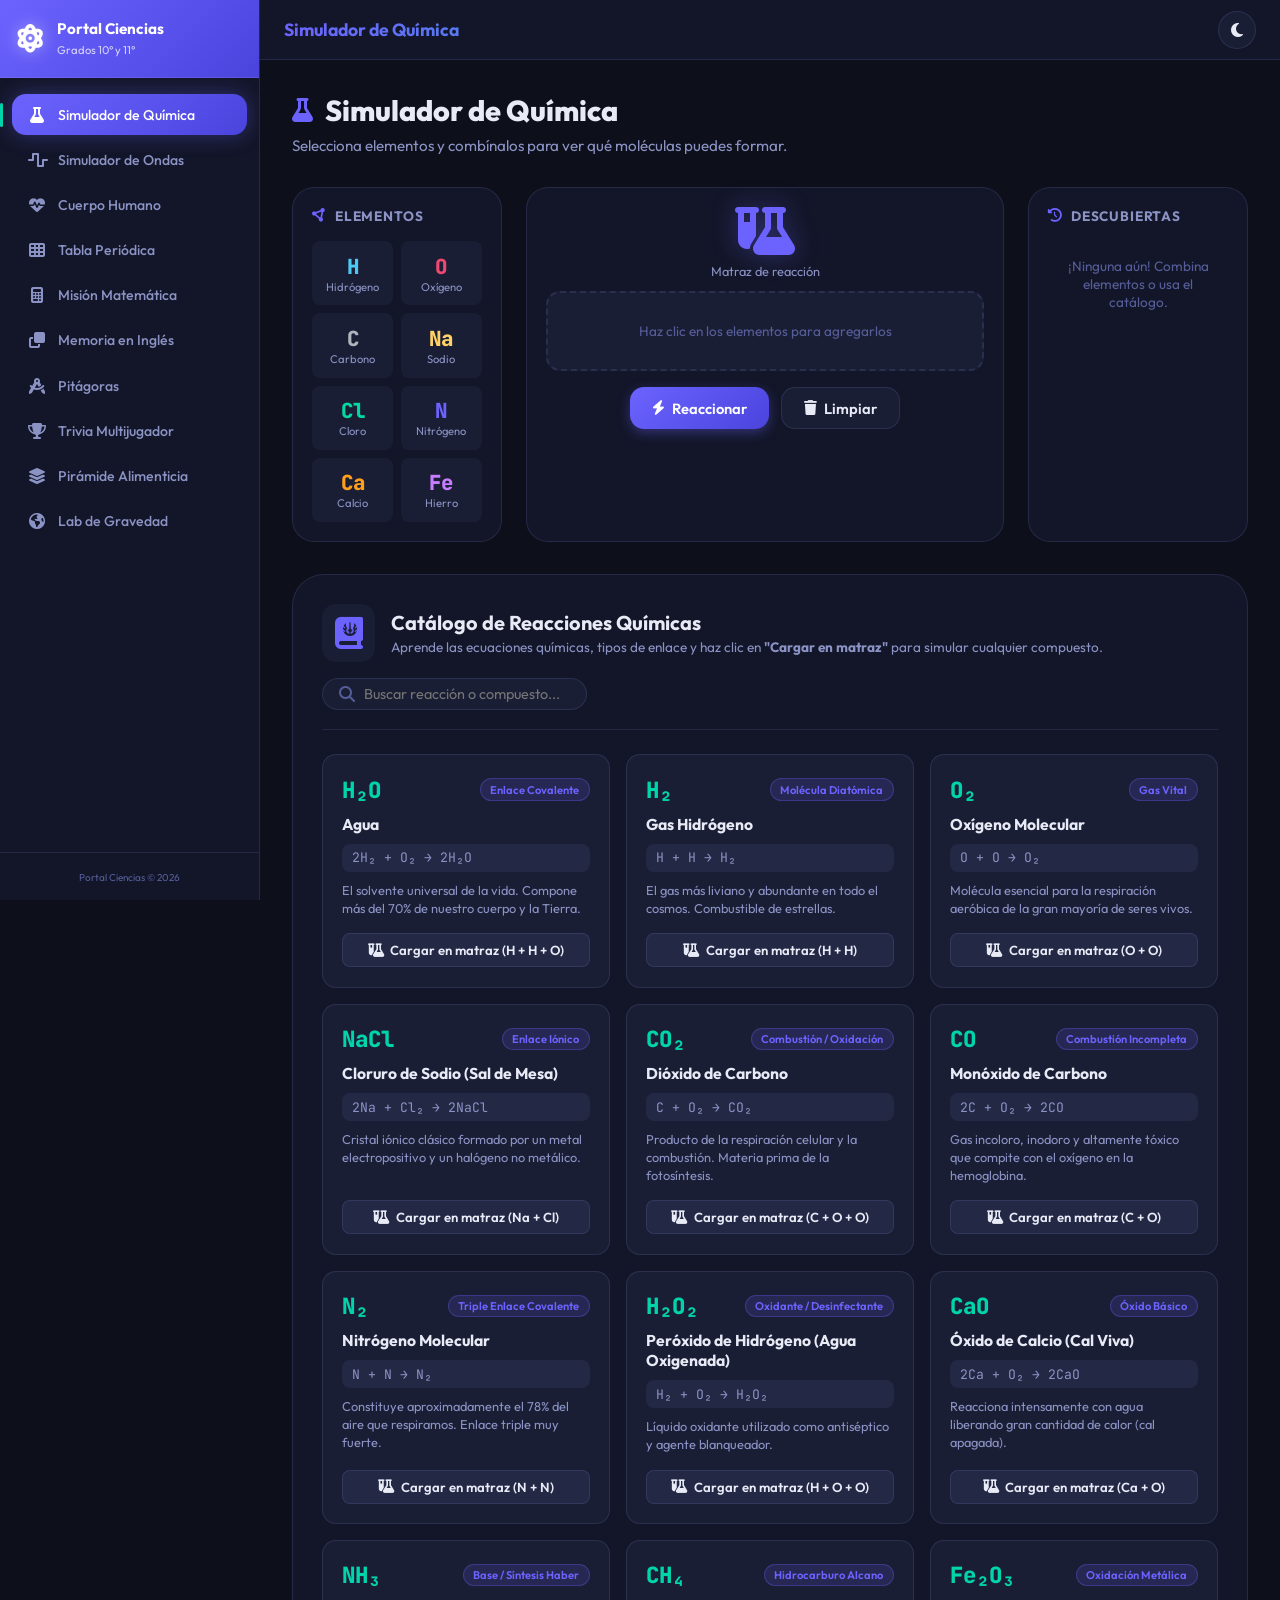
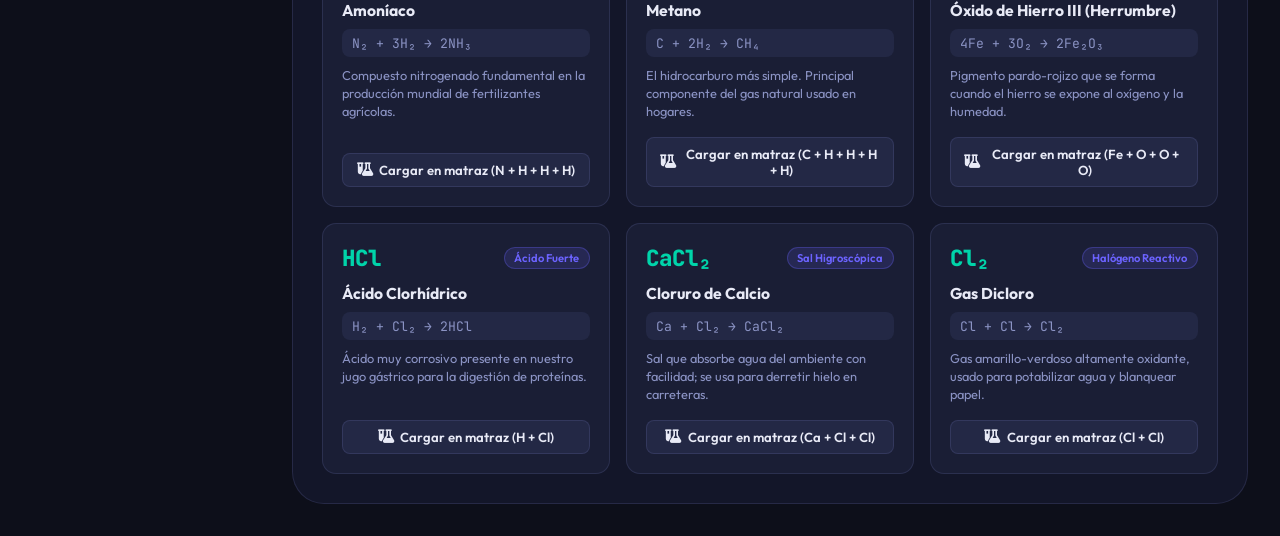
<file: index.html>
<!DOCTYPE html>
<html lang="es">
<head>
  <meta charset="UTF-8" />
  <meta name="viewport" content="width=device-width, initial-scale=1.0" />
  <meta name="description" content="Portal de Ciencias e Interactividad — 10 módulos educativos para grados 10° y 11°." />
  <title>Portal de Ciencias e Interactividad</title>

  <!-- Font Awesome 6 (iconos) -->
  <link rel="stylesheet" href="https://cdnjs.cloudflare.com/ajax/libs/font-awesome/6.6.0/css/all.min.css" />
  <!-- Google Fonts -->
  <link rel="preconnect" href="https://fonts.googleapis.com" />
  <link rel="preconnect" href="https://fonts.gstatic.com" crossorigin />
  <link href="https://fonts.googleapis.com/css2?family=Outfit:wght@300;400;500;600;700;800&family=JetBrains+Mono:wght@400;700&display=swap" rel="stylesheet" />
  <!-- Estilos globales -->
  <link rel="stylesheet" href="css/style.css" />
</head>
<body>

  <!-- =====================================================
       SIDEBAR — Navegación lateral
       ===================================================== -->
  <aside class="sidebar" id="sidebar" role="navigation" aria-label="Menú de módulos">

    <div class="sidebar-header">
      <div class="logo">
        <i class="fa-solid fa-atom logo-icon"></i>
        <div class="logo-text">
          <strong>Portal Ciencias</strong>
          <small>Grados 10° y 11°</small>
        </div>
      </div>
      <button class="sidebar-toggle" id="sidebarToggle" aria-label="Cerrar menú">
        <i class="fa-solid fa-xmark"></i>
      </button>
    </div>

    <nav class="sidebar-nav">
      <ul id="navList" role="list">
        <li><button class="nav-btn active" data-module="quimica" aria-current="page">
          <i class="fa-solid fa-flask nav-icon"></i><span>Simulador de Química</span>
        </button></li>
        <li><button class="nav-btn" data-module="ondas">
          <i class="fa-solid fa-wave-square nav-icon"></i><span>Simulador de Ondas</span>
        </button></li>
        <li><button class="nav-btn" data-module="cuerpo">
          <i class="fa-solid fa-heart-pulse nav-icon"></i><span>Cuerpo Humano</span>
        </button></li>
        <li><button class="nav-btn" data-module="tabla">
          <i class="fa-solid fa-table-cells nav-icon"></i><span>Tabla Periódica</span>
        </button></li>
        <li><button class="nav-btn" data-module="matematica">
          <i class="fa-solid fa-calculator nav-icon"></i><span>Misión Matemática</span>
        </button></li>
        <li><button class="nav-btn" data-module="memoria">
          <i class="fa-solid fa-clone nav-icon"></i><span>Memoria en Inglés</span>
        </button></li>
        <li><button class="nav-btn" data-module="pitagoras">
          <i class="fa-solid fa-drafting-compass nav-icon"></i><span>Pitágoras</span>
        </button></li>
        <li><button class="nav-btn" data-module="trivia">
          <i class="fa-solid fa-trophy nav-icon"></i><span>Trivia Multijugador</span>
        </button></li>
        <li><button class="nav-btn" data-module="piramide">
          <i class="fa-solid fa-layer-group nav-icon"></i><span>Pirámide Alimenticia</span>
        </button></li>
        <li><button class="nav-btn" data-module="gravedad">
          <i class="fa-solid fa-earth-americas nav-icon"></i><span>Lab de Gravedad</span>
        </button></li>
      </ul>
    </nav>

    <div class="sidebar-footer">
      <small>Portal Ciencias &copy; 2026</small>
    </div>
  </aside>

  <!-- Overlay oscuro al abrir sidebar en móvil -->
  <div class="sidebar-overlay" id="sidebarOverlay"></div>

  <!-- =====================================================
       TOPBAR — Barra superior
       ===================================================== -->
  <header class="topbar" role="banner">
    <button class="menu-btn" id="menuBtn" aria-label="Abrir menú">
      <i class="fa-solid fa-bars"></i>
    </button>
    <h1 class="topbar-title" id="topbarTitle">Simulador de Química</h1>
    <button class="theme-toggle" id="themeToggle" aria-label="Cambiar tema" title="Cambiar tema">
      <i class="fa-solid fa-moon"></i>
    </button>
  </header>

  <!-- =====================================================
       MAIN — Contenido cargado dinámicamente
       ===================================================== -->
  <main class="main-content" id="mainContent" role="main">

    <!-- Pantalla de carga (visible mientras se fetch el módulo) -->
    <div class="loading-screen" id="loadingScreen" hidden>
      <i class="fa-solid fa-circle-notch fa-spin loading-icon"></i>
      <p>Cargando módulo…</p>
    </div>

    <!-- Aquí se inyecta el HTML de cada módulo -->
    <div id="moduleContent"></div>

  </main>

  <!-- Router principal -->
  <script src="js/main.js"></script>
</body>
</html>
</file>
<file: css/style.css>
/* ================================================================
   PORTAL DE CIENCIAS — css/style.css
   ¡Bienvenido al ropero de la página web! 👕👗
   Aquí es donde le ponemos los colores, los tamaños y el estilo a todo.
   ================================================================ */

/* ── 1. FUENTES & VARIABLES ───────────────────────────────────── */
/* 🎨 ZONA DE HACKEO: ¡Cambia los colores de toda la página! 
   Las palabras que empiezan con "--clr" son nuestros marcadores mágicos.
   Puedes cambiar los códigos que tienen un "#" por otros colores.
   Busca "Color Picker" en Google para encontrar tu color favorito. */
:root {
  /* Colores oscuros de fondo */
  --clr-bg:           #0d0f1a;
  --clr-surface:      #131629;
  --clr-surface2:     #1a1e35;
  --clr-surface3:     #232845;
  --clr-border:       rgba(120,130,200,0.18);

  /* ¡Los colores más importantes! (Botones, detalles) */
  --clr-primary:      #6c63ff; /* Morado espacial */
  --clr-primary-glow: rgba(108,99,255,0.35); /* El brillo morado */
  --clr-accent:       #00d4aa; /* Verde menta */
  --clr-accent2:      #ff6b6b; /* Rojo suavecito */
  
  /* Colores de mensajes */
  --clr-warning:      #ffd166; /* Amarillo (Advertencia) */
  --clr-success:      #06d6a0; /* Verde (¡Correcto!) */
  --clr-error:        #ef476f; /* Rojo (Error) */

  /* Colores del texto (las letras) */
  --clr-text:         #e8eaf6; /* Blanco azulado */
  --clr-text-muted:   #8b93c4; /* Gris */
  --clr-text-dim:     #555e99; /* Gris oscuro */

  /* 🖋️ ZONA DE HACKEO: Tipos de letras (Fuentes) */
  --font-main: 'Outfit', system-ui, sans-serif;
  --font-mono: 'JetBrains Mono', 'Courier New', monospace;

  --sidebar-w:   260px;
  --topbar-h:    60px;
  --radius-sm:   8px;
  --radius-md:   14px;
  --radius-lg:   22px;
  --radius-xl:   32px;

  --transition:      0.3s cubic-bezier(0.4,0,0.2,1);
  --transition-fast: 0.15s ease;

  --shadow-sm:   0 2px 8px rgba(0,0,0,0.3);
  --shadow-md:   0 4px 20px rgba(0,0,0,0.4);
  --shadow-lg:   0 8px 40px rgba(0,0,0,0.5);
  --shadow-glow: 0 0 20px var(--clr-primary-glow);
}

/* Tema claro (alternativo) */
body.light-theme {
  --clr-bg:        #f0f2ff;
  --clr-surface:   #ffffff;
  --clr-surface2:  #eef0ff;
  --clr-surface3:  #e2e5ff;
  --clr-border:    rgba(108,99,255,0.15);
  --clr-text:      #1a1e35;
  --clr-text-muted:#5560a0;
  --clr-text-dim:  #8890c0;
  --shadow-sm:     0 2px 8px rgba(108,99,255,0.08);
  --shadow-md:     0 4px 20px rgba(108,99,255,0.12);
}

/* ── 2. RESET & BASE ──────────────────────────────────────────── */
*,*::before,*::after { box-sizing:border-box; margin:0; padding:0; }
html { scroll-behavior:smooth; font-size:16px; }

body {
  font-family: var(--font-main);
  background:  var(--clr-bg);
  color:       var(--clr-text);
  display: grid;
  grid-template-columns: var(--sidebar-w) 1fr;
  grid-template-rows:    var(--topbar-h) 1fr;
  grid-template-areas:   "sidebar topbar" "sidebar main";
  min-height: 100vh;
  transition: background var(--transition), color var(--transition);
}

::-webkit-scrollbar       { width:6px; height:6px; }
::-webkit-scrollbar-track { background:var(--clr-surface); }
::-webkit-scrollbar-thumb { background:var(--clr-primary); border-radius:99px; }

/* Utilidades globales */
.mono       { font-family: var(--font-mono); }
.big-icon   { font-size: 3.5rem; display:block; color: var(--clr-primary); margin-bottom:0.5rem; }
.empty-state { color:var(--clr-text-dim); font-size:0.85rem; text-align:center; padding:1rem; }

/* ── 3. SIDEBAR ───────────────────────────────────────────────── */
.sidebar {
  grid-area: sidebar;
  background: var(--clr-surface);
  border-right: 1px solid var(--clr-border);
  display: flex;
  flex-direction: column;
  height: 100vh;
  position: sticky;
  top: 0;
  overflow-y: auto;
  transition: transform var(--transition);
  z-index: 200;
}

.sidebar-header {
  display: flex;
  align-items: center;
  justify-content: space-between;
  padding: 1.2rem 1rem;
  border-bottom: 1px solid var(--clr-border);
  background: linear-gradient(135deg, var(--clr-primary) 0%, #4a44dd 100%);
}

.logo            { display:flex; align-items:center; gap:0.75rem; }
.logo-icon       { font-size:1.8rem; color:#fff; filter:drop-shadow(0 0 8px rgba(255,255,255,0.4)); }
.logo-text strong { font-size:0.95rem; font-weight:700; color:#fff; display:block; }
.logo-text small  { font-size:0.7rem; color:rgba(255,255,255,0.75); }

.sidebar-toggle {
  display:none;
  background:none;
  border:none;
  color:#fff;
  font-size:1.2rem;
  cursor:pointer;
  padding:0.3rem;
}

.sidebar-nav           { flex:1; padding:1rem 0.75rem; overflow-y:auto; }
.sidebar-nav ul        { list-style:none; display:flex; flex-direction:column; gap:0.3rem; }

.nav-btn {
  width: 100%;
  background: none;
  border: none;
  color: var(--clr-text-muted);
  font-family: var(--font-main);
  font-size: 0.88rem;
  font-weight: 500;
  display: flex;
  align-items: center;
  gap: 0.75rem;
  padding: 0.7rem 1rem;
  border-radius: var(--radius-md);
  cursor: pointer;
  text-align: left;
  transition: all var(--transition-fast);
  position: relative;
}
.nav-btn:hover  { background:var(--clr-surface2); color:var(--clr-text); transform:translateX(3px); }
.nav-btn.active { background:linear-gradient(135deg,var(--clr-primary),#4a44dd); color:#fff; box-shadow:var(--shadow-glow); }
.nav-btn.active::before {
  content:'';
  position:absolute;
  left:-0.75rem; top:50%;
  transform:translateY(-50%);
  width:3px; height:60%;
  background:var(--clr-accent);
  border-radius:99px;
}

.nav-icon        { font-size:1rem; flex-shrink:0; width:18px; text-align:center; }
.sidebar-footer  { padding:1rem; text-align:center; color:var(--clr-text-dim); font-size:0.75rem; border-top:1px solid var(--clr-border); }

/* ── 4. TOPBAR ────────────────────────────────────────────────── */
.topbar {
  grid-area: topbar;
  background: var(--clr-surface);
  border-bottom: 1px solid var(--clr-border);
  display: flex;
  align-items: center;
  gap: 1rem;
  padding: 0 1.5rem;
  position: sticky;
  top: 0;
  z-index: 100;
  backdrop-filter: blur(10px);
}

.menu-btn {
  display: none;
  background: none;
  border: none;
  color: var(--clr-text);
  font-size: 1.2rem;
  cursor: pointer;
  padding: 0.4rem;
  border-radius: var(--radius-sm);
  transition: background var(--transition-fast);
}
.menu-btn:hover { background:var(--clr-surface2); }

.topbar-title {
  font-size: 1.1rem;
  font-weight: 700;
  flex: 1;
  background: linear-gradient(90deg, var(--clr-primary), var(--clr-accent));
  -webkit-background-clip: text;
  -webkit-text-fill-color: transparent;
  background-clip: text;
}

.theme-toggle {
  background: var(--clr-surface2);
  border: 1px solid var(--clr-border);
  border-radius: 50%;
  width: 38px; height: 38px;
  font-size: 1rem;
  cursor: pointer;
  transition: transform var(--transition-fast), background var(--transition);
  display: flex; align-items:center; justify-content:center;
  color: var(--clr-text);
}
.theme-toggle:hover { transform:rotate(20deg) scale(1.1); }

/* ── 5. MAIN CONTENT ──────────────────────────────────────────── */
.main-content {
  grid-area: main;
  overflow-y: auto;
  padding: 2rem;
  background: var(--clr-bg);
}

/* ── 6. MÓDULOS — animación de entrada ───────────────────────── */
.module-container {
  animation: fadeSlideIn 0.4s cubic-bezier(0.4,0,0.2,1);
}
.module-container[hidden] { display:none; }

@keyframes fadeSlideIn {
  from { opacity:0; transform:translateY(16px); }
  to   { opacity:1; transform:translateY(0); }
}

/* Cabecera compartida de cada módulo */
.module-header        { margin-bottom:2rem; }
.module-header h2     { font-size:1.8rem; font-weight:800; margin-bottom:0.5rem; display:flex; align-items:center; gap:0.75rem; }
.module-header h2 i   { color:var(--clr-primary); font-size:1.5rem; }
.module-desc          { color:var(--clr-text-muted); font-size:0.95rem; max-width:65ch; }

/* Loading screen */
.loading-screen {
  display:flex; flex-direction:column; align-items:center; justify-content:center;
  gap:1rem; height:300px; color:var(--clr-text-muted); font-size:0.95rem;
}
/* Utilidad global para ocultar elementos de forma estricta */
[hidden] { display: none !important; }
.loading-screen[hidden] { display: none !important; }
.loading-icon { font-size:2.5rem; color:var(--clr-primary); }

/* ── 7. BOTONES GLOBALES ──────────────────────────────────────── */
.btn-primary, .btn-secondary {
  font-family: var(--font-main);
  font-size: 0.92rem;
  font-weight: 600;
  padding: 0.65rem 1.4rem;
  border-radius: var(--radius-md);
  border: none;
  cursor: pointer;
  transition: all var(--transition-fast);
  display: inline-flex;
  align-items: center;
  gap: 0.4rem;
}
.btn-primary  { background:linear-gradient(135deg,var(--clr-primary),#4a44dd); color:#fff; box-shadow:0 4px 12px var(--clr-primary-glow); }
.btn-primary:hover  { transform:translateY(-2px); box-shadow:0 6px 20px var(--clr-primary-glow); }
.btn-primary:active { transform:translateY(0); }
.btn-secondary      { background:var(--clr-surface2); color:var(--clr-text); border:1px solid var(--clr-border); }
.btn-secondary:hover { background:var(--clr-surface3); border-color:var(--clr-primary); }
.btn-secondary.active-mode { border-color:var(--clr-primary); color:var(--clr-primary); background:rgba(108,99,255,0.1); }

/* ── 8. INPUTS GLOBALES ───────────────────────────────────────── */
.num-input,.text-input {
  font-family: var(--font-main);
  font-size: 1rem;
  padding: 0.6rem 1rem;
  background: var(--clr-surface2);
  border: 1px solid var(--clr-border);
  border-radius: var(--radius-sm);
  color: var(--clr-text);
  width: 100%;
  transition: border-color var(--transition-fast), box-shadow var(--transition-fast);
}
.num-input:focus,.text-input:focus { outline:none; border-color:var(--clr-primary); box-shadow:0 0 0 3px var(--clr-primary-glow); }
.input-group               { display:flex; flex-direction:column; gap:0.4rem; margin-bottom:1rem; }
.input-group label         { font-size:0.88rem; font-weight:600; color:var(--clr-text-muted); }

/* Slider */
.slider { -webkit-appearance:none; appearance:none; width:100%; height:6px; border-radius:99px; background:var(--clr-surface3); outline:none; margin-top:0.4rem; }
.slider::-webkit-slider-thumb { -webkit-appearance:none; appearance:none; width:18px; height:18px; border-radius:50%; background:var(--clr-primary); cursor:pointer; box-shadow:0 0 8px var(--clr-primary-glow); transition:transform var(--transition-fast); }
.slider::-webkit-slider-thumb:hover { transform:scale(1.2); }

/* ── 9. HUD CARDS ─────────────────────────────────────────────── */
.hud-card { background:var(--clr-surface); border:1px solid var(--clr-border); border-radius:var(--radius-md); padding:0.9rem 1.4rem; text-align:center; display:flex; flex-direction:column; gap:0.3rem; min-width:90px; }
.hud-label { font-size:0.78rem; color:var(--clr-text-muted); text-transform:uppercase; letter-spacing:0.05em; }
.hud-val   { font-size:1.6rem; font-weight:700; color:var(--clr-primary); }
.timer-card .hud-val  { color:var(--clr-accent2); }
.timer-card.urgent .hud-val { color:var(--clr-error); animation:pulse 0.5s infinite alternate; }
@keyframes pulse { from{transform:scale(1)} to{transform:scale(1.08)} }

/* ── 10. MODAL GLOBAL ─────────────────────────────────────────── */
.modal-overlay { position:fixed; inset:0; background:rgba(0,0,0,0.6); backdrop-filter:blur(6px); display:flex; align-items:center; justify-content:center; z-index:1000; padding:1rem; }
.modal-overlay[hidden] { display:none; }
.modal-card { background:var(--clr-surface); border:1px solid var(--clr-border); border-radius:var(--radius-lg); padding:2rem; max-width:520px; width:100%; position:relative; animation:modalIn 0.3s cubic-bezier(0.34,1.56,0.64,1); box-shadow:var(--shadow-lg); }
@keyframes modalIn { from{opacity:0;transform:scale(0.85)} to{opacity:1;transform:scale(1)} }
.modal-close { position:absolute; top:1rem; right:1rem; background:var(--clr-surface2); border:none; border-radius:50%; width:32px; height:32px; cursor:pointer; color:var(--clr-text); font-size:1rem; display:flex; align-items:center; justify-content:center; transition:background var(--transition-fast); }
.modal-close:hover { background:var(--clr-error); color:#fff; }

/* ── 11. PROGRESS BAR ─────────────────────────────────────────── */
.progress-bar  { background:var(--clr-surface2); height:6px; border-radius:99px; overflow:hidden; }
.progress-fill { background:linear-gradient(90deg,var(--clr-primary),var(--clr-accent)); height:100%; border-radius:99px; transition:width 0.4s ease; }

/* ── 12. SIDEBAR OVERLAY MÓVIL ────────────────────────────────── */
.sidebar-overlay { display:none; position:fixed; inset:0; background:rgba(0,0,0,0.5); z-index:150; backdrop-filter:blur(2px); }

/* ── 13. RESPONSIVE ───────────────────────────────────────────── */
@media (max-width: 900px) {
  body { grid-template-columns:1fr; grid-template-areas:"topbar" "main"; }
  .sidebar { position:fixed; left:0; top:0; height:100vh; transform:translateX(-100%); z-index:300; }
  .sidebar.open { transform:translateX(0); }
  .sidebar-overlay.show { display:block; }
  .sidebar-toggle { display:flex; }
  .menu-btn { display:flex; }
}
@media (max-width: 600px) {
  .main-content { padding:1rem; }
  .module-header h2 { font-size:1.3rem; }
}
</file>
